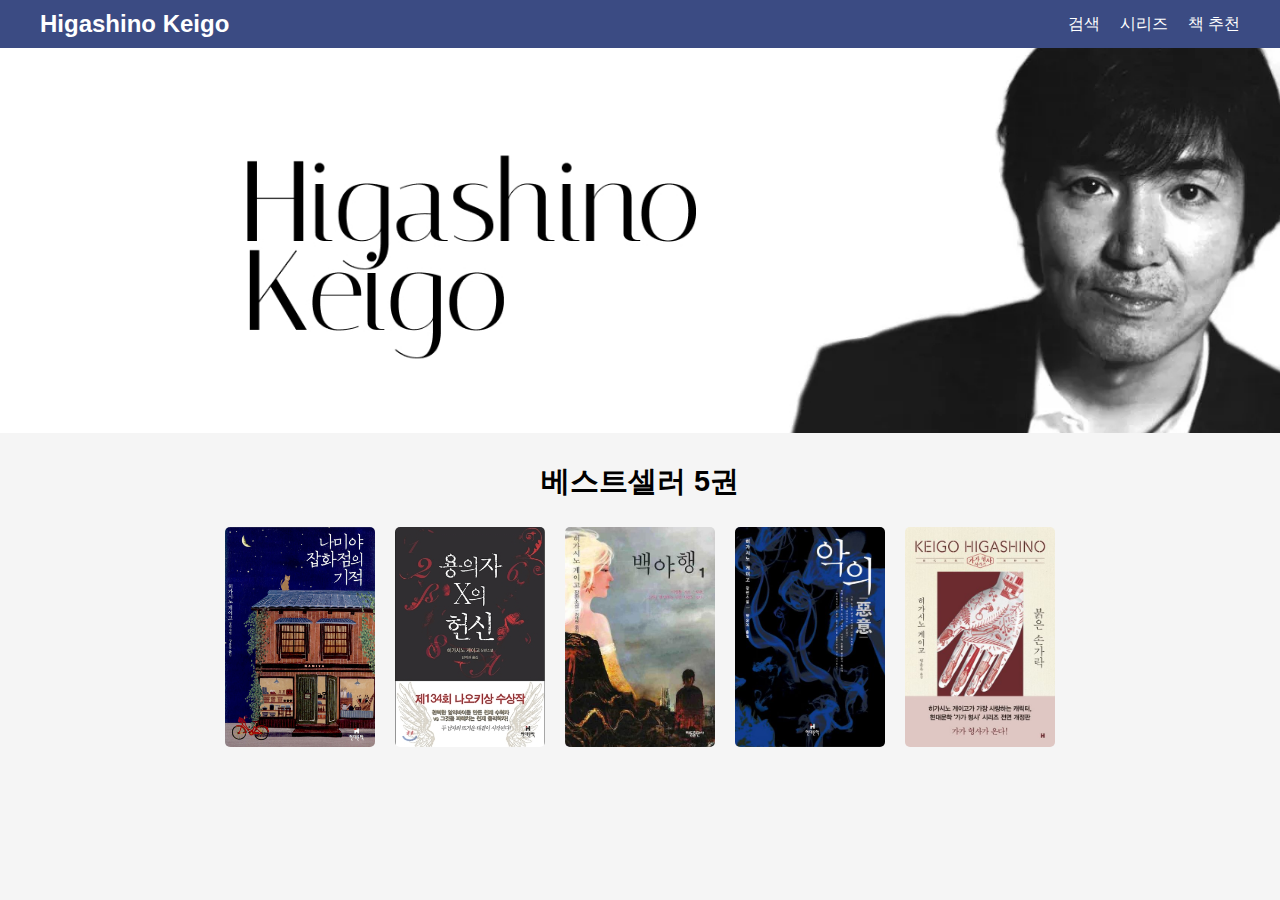
<file: index.html>
<!DOCTYPE html>
<html lang="ko">
<head>
    <meta charset="UTF-8">
    <meta name="viewport" content="width=device-width, initial-scale=1.0">
    <title>Higashino Keigo</title>
    <link rel="stylesheet" href="style.css">
    <link rel="stylesheet" href="reset.css">
</head>
<body>
    <header>
        <nav class="nav container">
            <a href="main.html"><h1 class="nav-logo">Higashino Keigo</h1></a>
            <ul class="nav-list">
                <li class="nav-item"><a href="books.html" class="nav-link">검색</a></li>
                <li class="nav-item"><a href="series.html" class="nav-link">시리즈</a></li>
                <li class="nav-item"><a href="random.html" class="nav-link">책 추천</a></li>
            </ul>
        </nav>
    </header>

    <!-- Main Content -->
    <main>
        <section class="intro">
            <img src="/img/mainimg.jpg" alt="" class="intro-content">
        </section>

        <!-- 베스트셀러 섹션 -->
        <section class="best-sellers">
            <h2 class="section-title">베스트셀러 5권</h2>
            <div class="slider-container">
                <!-- <img src="/img/left.png" alt="left" class="next-button left-button"> -->
                <div class="slider-wrapper">
                    <div class="slider">
                        <div class="book">
                            <img src="/img/namiya.jpeg" alt="책 1">
                        </div>
                        <div class="book">
                            <img src="/img/x.jpg" alt="책 2">
                        </div>
                        <div class="book">
                            <img src="/img/backyahang.jpg" alt="책 3">
                        </div>
                        <div class="book">
                            <img src="/img/malice.jpg" alt="책 4">
                        </div>
                        <div class="book">
                            <img src="/img/redfinger.jpg" alt="책 5">
                        </div>
                    </div>
                </div>
                <!-- <img src="/img/right.png" alt="right" class="next-button right-button"> -->
            </div>
        </section>
        <!-- <h2 class="section-title">명대사</h2>
        <section class="famous-lines">
            <div>
                <article class="famous-line">
                    <p class="talk">ddddddd</p>
                    <p class="book-name">dd</p>
                </article>
            </div>
            <div>
                <article class="famous-line">
                    <p class="talk">dddddddddddddddddddddddddddddddddddddddddddddddddddddddddddddddddddddddddddddddddddddddddddddddd</p>
                    <p class="book-name">dd</p>
                </article>
            </div>
            <div>
                <article class="famous-line">
                    <p class="talk">dddddddddddddddddd</p>
                    <p class="book-name">dd</p>
                </article>
            </div>
            <div>
                <article class="famous-line">
                    <p class="talk">dddddddddddddddddddddddddddddddddddddd</p>
                    <p class="book-name">dd</p>
                </article>
            </div>
            <div>
                <article class="famous-line">
                    <p class="talk">dddddddddddddddddddddddddddddddddddddddddddddddddddddddddddddddddd</p>
                    <p class="book-name">dd</p>
                </article>
            </div>
            <div>
                <article class="famous-line">
                    <p class="talk">ddddddddddddddddddddddddddddddd</p>
                    <p class="book-name">dd</p>
                </article>
            </div>
            <div>
                <article class="famous-line">
                    <p class="talk">ddddddd</p>
                    <p class="book-name">dd</p>
                </article>
            </div>
        </section> -->

    </main>

   

    <script src="script.js"></script>
</body>
</html>
</file>
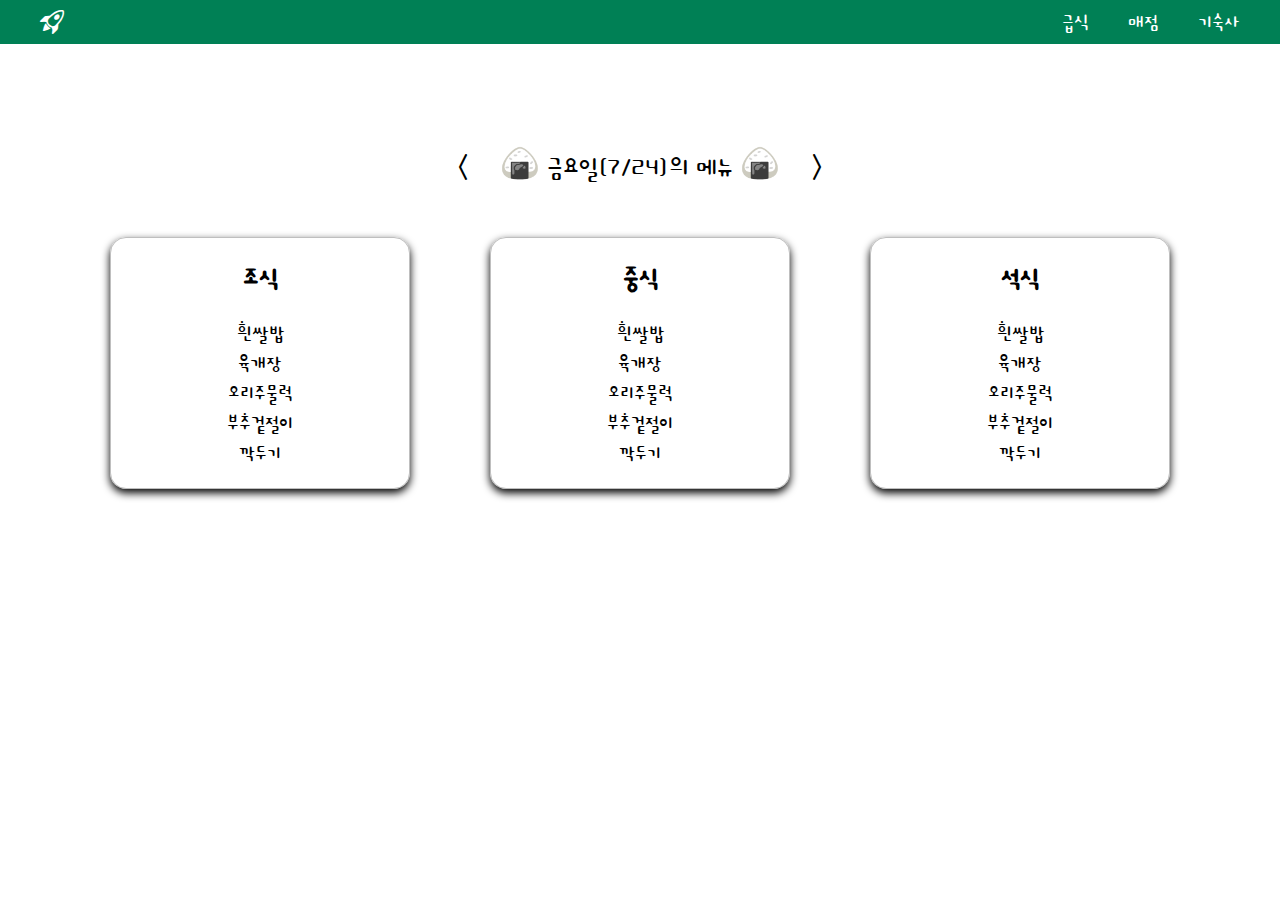
<file: 240513_nav/index.html>
<!DOCTYPE html>
<html lang="en">
<head>
    <meta charset="UTF-8">
    <meta name="viewport" content="width=device-width, initial-scale=1.0">
    <title>navbar</title>
    <link rel="stylesheet" href="https://cdn.jsdelivr.net/npm/bootstrap-icons@1.11.3/font/bootstrap-icons.min.css">
    <link rel="stylesheet" href="css/reset.css">
    <link rel="stylesheet" href="css/nav.css">
    <link rel="stylesheet" href="css/school-food.css">
</head>
<body>
    <header>
        <nav class="nav container">
            <!-- 로고 -->
            <a href="/" class="nav-logo"><i class="bi bi-rocket-takeoff"></i></a>

            <!-- 학교, 매점, 기숙사 -->
            <ul class="nav-list">
                <li class="nav-item"><a href="index.html" class="nav-link">급식</a></li>
                <li class="nav-item"><a href="school-market.html" class="nav-link">매점</a></li>
                <li class="nav-item"><a href="dormitory.html" class="nav-link">기숙사</a></li>
            </ul>

            <!-- 햄버거메뉴 or 닫기 버튼 -->
            <div class="nav-toggle" id="nav-toggle">
                <i class="bi bi-list"></i>
            </div>
        </nav>
    </header>
    <main id="school-food" class="container">
        <section class="button-container">
            <button class="btn prev-data" onclick="changeDate(-1)">
                <i class="bi bi-chevron-compact-left"></i>
            </button>
            <header class="school-food-title">🍙화요일의 메뉴🍙</header>
            <button class="btn next-data" onclick = "changeDate(1)">
                <i class="bi bi-chevron-compact-right"></i>
            </button>
        </section>
        <section class="menu-container">
            <article class="school-food-menu">
                <h2 class="title">조식</h2>
                <ul class="menu breakfast">
                    <li class="menu-food">흰쌀밥</li>
                    <li class="menu-food">육개장</li>
                    <li class="menu-food">오리주물럭</li>
                    <li class="menu-food">부추겉절이</li>
                    <li class="menu-food">깍두기</li>
                </ul>
            </article>
            <article class="school-food-menu">
                <h2 class="title">중식</h2>
                <ul class="menu lunch">
                    <li class="menu-food">흰쌀밥</li>
                    <li class="menu-food">육개장</li>
                    <li class="menu-food">오리주물럭</li>
                    <li class="menu-food">부추겉절이</li>
                    <li class="menu-food">깍두기</li>
                </ul>
            </article>
            <article class="school-food-menu">
                <h2 class="title">석식</h2>
                <ul class="menu dinner">
                    <li class="menu-food">흰쌀밥</li>
                    <li class="menu-food">육개장</li>
                    <li class="menu-food">오리주물럭</li>
                    <li class="menu-food">부추겉절이</li>
                    <li class="menu-food">깍두기</li>
                </ul>
            </article>
        </section>        
    </main>
    <script src="js/nav.js"></script>
    <script src="school-food.js"></script>
</body>
</html>
</file>
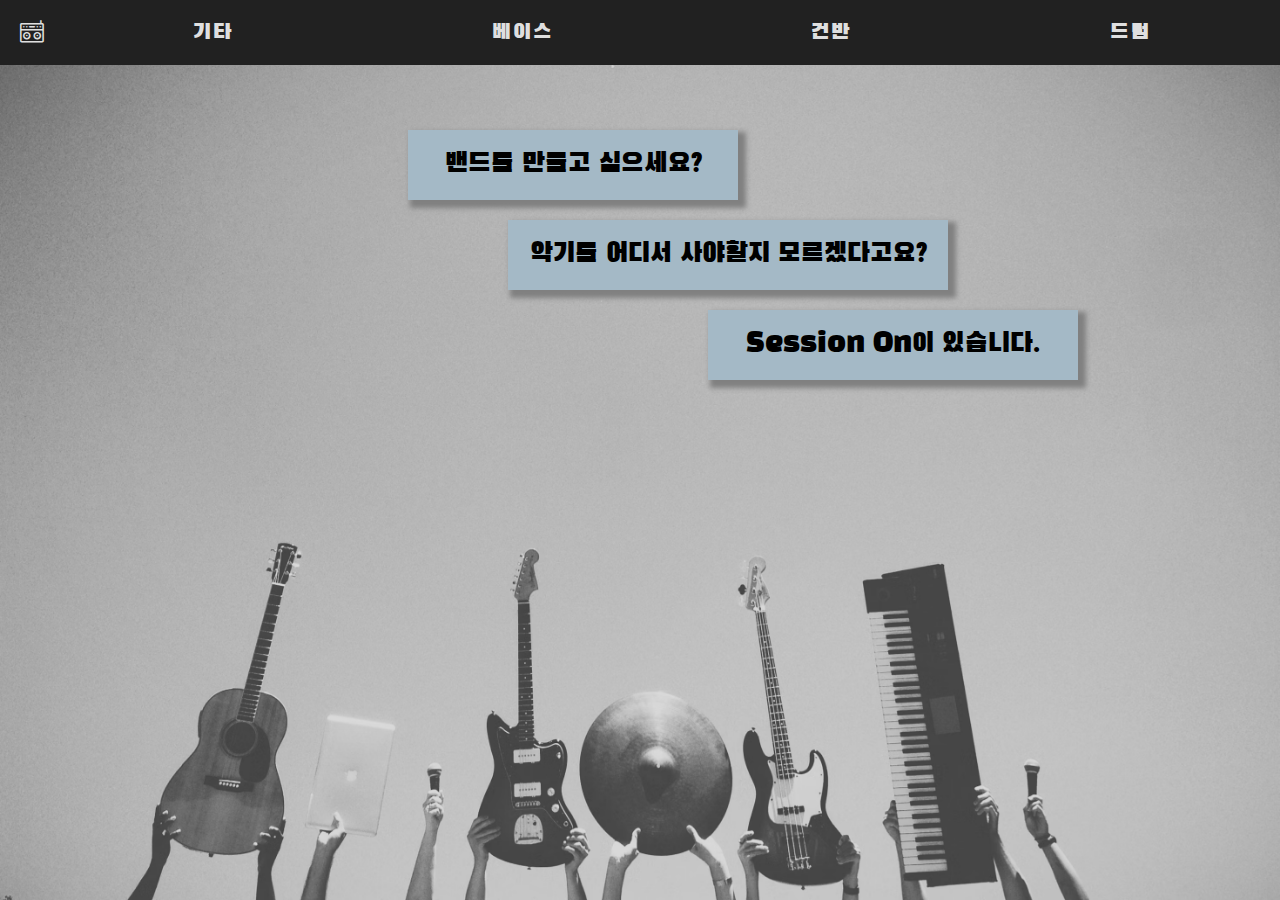
<file: wsm-project/index.html>
<!DOCTYPE html>
<html lang="en">

<head>
    <meta charset="UTF-8">
    <meta name="viewport" content="width=device-width, initial-scale=1.0">
    <title>Session On</title>
    <link rel="stylesheet" href="https://cdn.jsdelivr.net/npm/bootstrap-icons@1.11.3/font/bootstrap-icons.min.css">
    <link rel="stylesheet" href="css/nav.css">
    <link href="https://fonts.googleapis.com/css2?family=Black+Han+Sans&display=swap" rel="stylesheet">
    <link rel="icon" type="image/png" href="images/note.png">
</head>

<body>
    <header>
        <nav class="nav">
            <!-- 로고 -->
            <a href="index.html" class="nav-logo"><i class="bi bi-boombox"></i></a>
            <!-- 기타, 베이스, 건반, 드럼 -->
            <ul class="nav-list">
                <li class="nav-item"><a href="guitar.html" class="nav-link">기타</a></li>
                <li class="nav-item"><a href="bass.html" class="nav-link" target="_blank">베이스</a></li>
                <li class="nav-item"><a href="keyboard.html" class="nav-link" target="_blank">건반</a></li>
                <li class="nav-item"><a href="drum.html" class="nav-link" target="_blank">드럼</a></li>
            </ul>
            <!-- 닫기 버튼 -->
            <div class="nav-toggle" id="nav-toggle">
                <i class="bi bi-music-note-list"></i>
            </div>
        </nav>
    </header>
    <img src="images/background-band.jpg" class="background-image1">
    <p class="main-q1">밴드를 만들고 싶으세요?</p>
    <p class="main-q2">악기를 어디서 사야할지 모르겠다고요?</p>
    <p class="main-q3">Session On이 있습니다.</p>

    <!-- <div class="mid-title">&lt;Session On&gt;<div> -->
    <!-- <img src="/wsm-project/images/background-band2.jpg" class="background-image2"> -->

    <script src="js/all.js"></script>
</body>
</html>
</file>
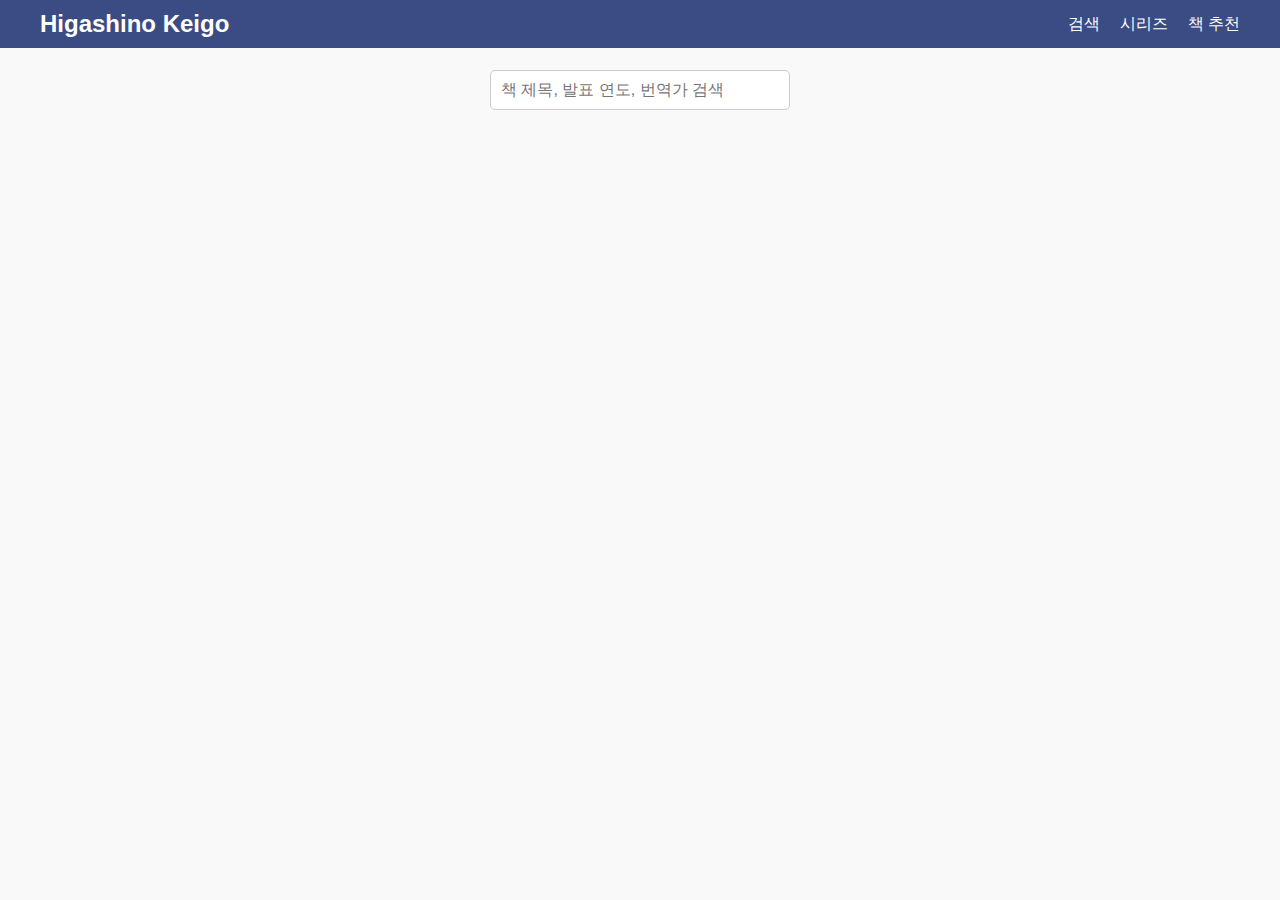
<file: books.html>
<!DOCTYPE html>
<html lang="ko">
<head>
    <meta charset="UTF-8">
    <meta name="viewport" content="width=device-width, initial-scale=1.0">
    <title>Higashino Keigo</title>
    <link rel="stylesheet" href="books.css">
    <link rel="stylesheet" href="reset.css">
</head>
<body>
    <!-- Header -->
    <header>
        <nav class="nav container">
            <a href="main.html"><h1 class="nav-logo">Higashino Keigo</h1></a>
            <ul class="nav-list">
                <li class="nav-item"><a href="books.html" class="nav-link">검색</a></li>
                <li class="nav-item"><a href="series.html" class="nav-link">시리즈</a></li>
                <li class="nav-item"><a href="#" class="nav-link">책 추천</a></li>
            </ul>
        </nav>
    </header>

    <!-- 검색 바 -->
    <div class="search-container">
        <input type="text" id="searchInput" placeholder="책 제목, 발표 연도, 번역가 검색" />
    </div>
    <div class="book-images-container" id="bookImagesContainer">
        <!-- 책 이미지들이 여기에 표시됩니다 -->
    </div>
    

    <!-- Main Content -->
    <main>
        <section class="intro">
            <div class="intro-content">
                <div class="intro-image">
                    <!-- 검색된 책 이미지가 여기에 표시됩니다 -->
                    <div id="bookImageContainer" class="book-container"></div>
                </div>
            </div>
        </section>
    </main>

    <script src="books.js"></script>
</body>
</html>
</file>
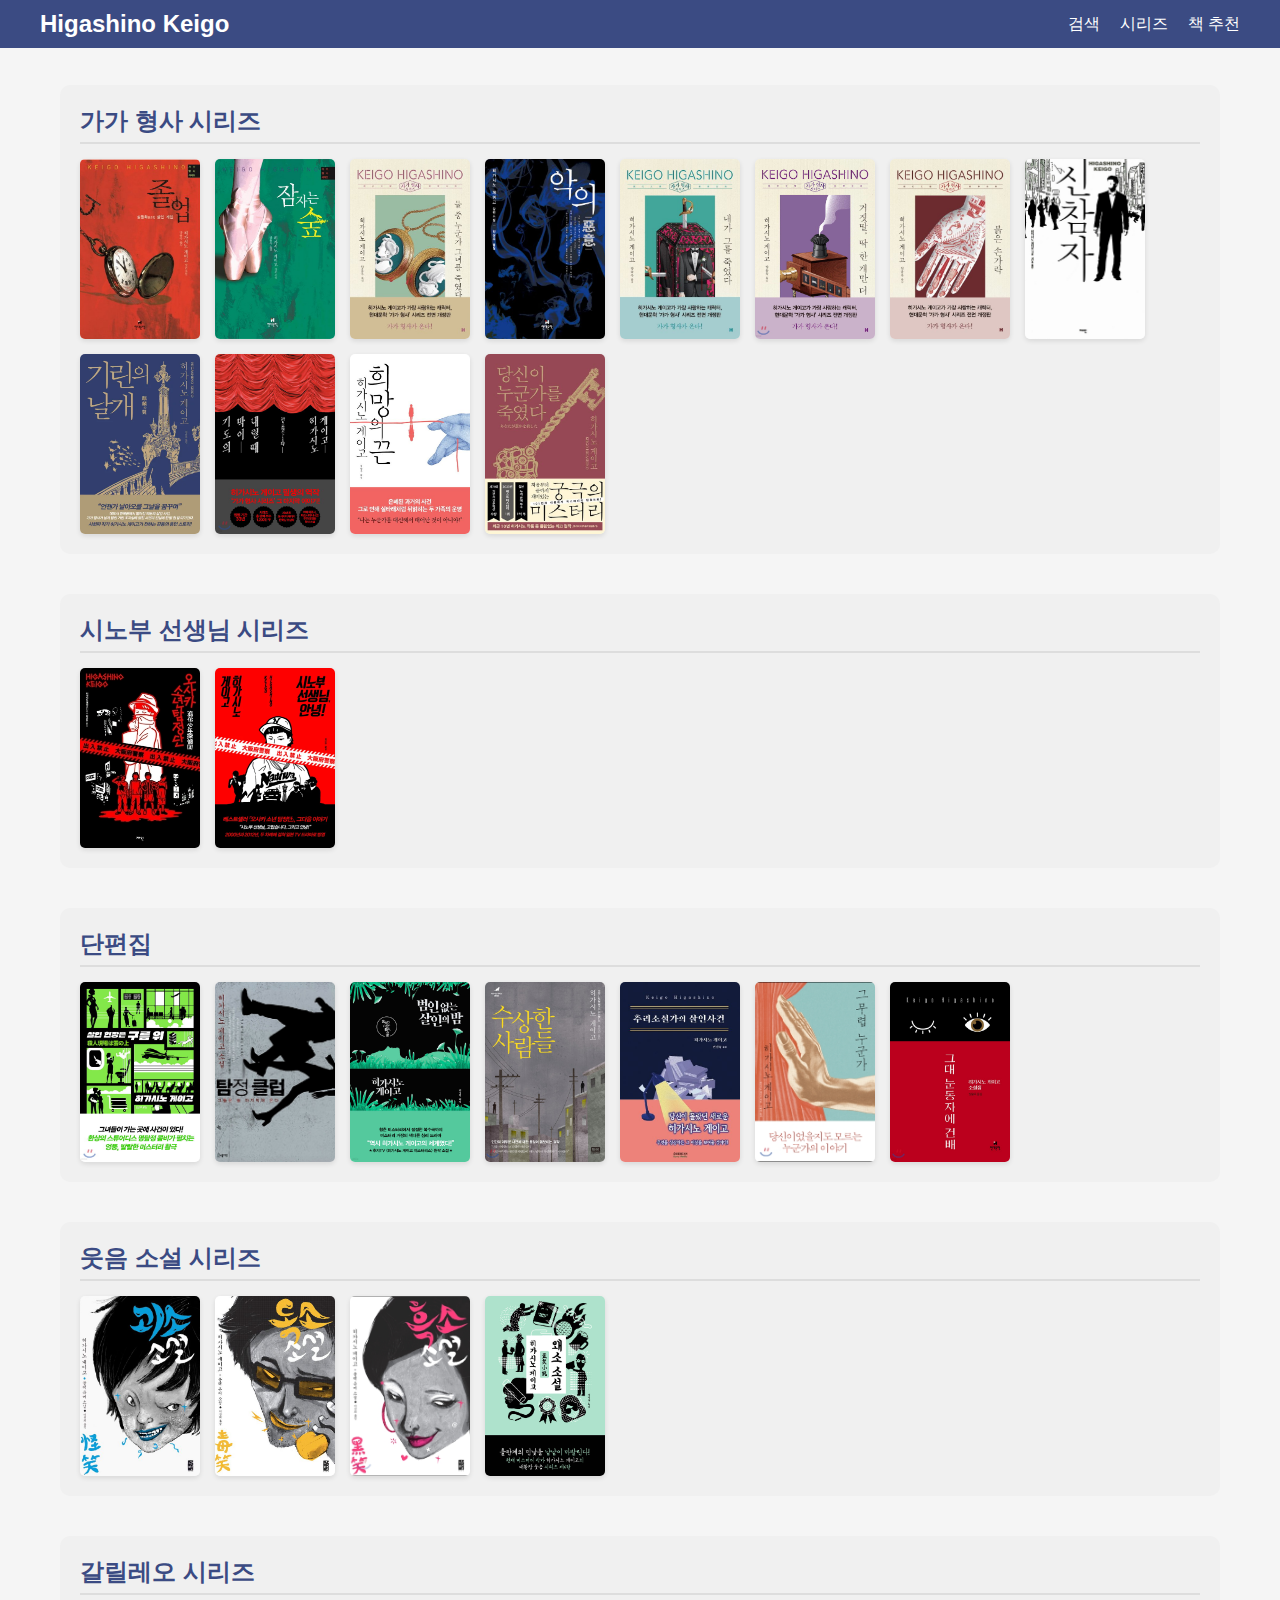
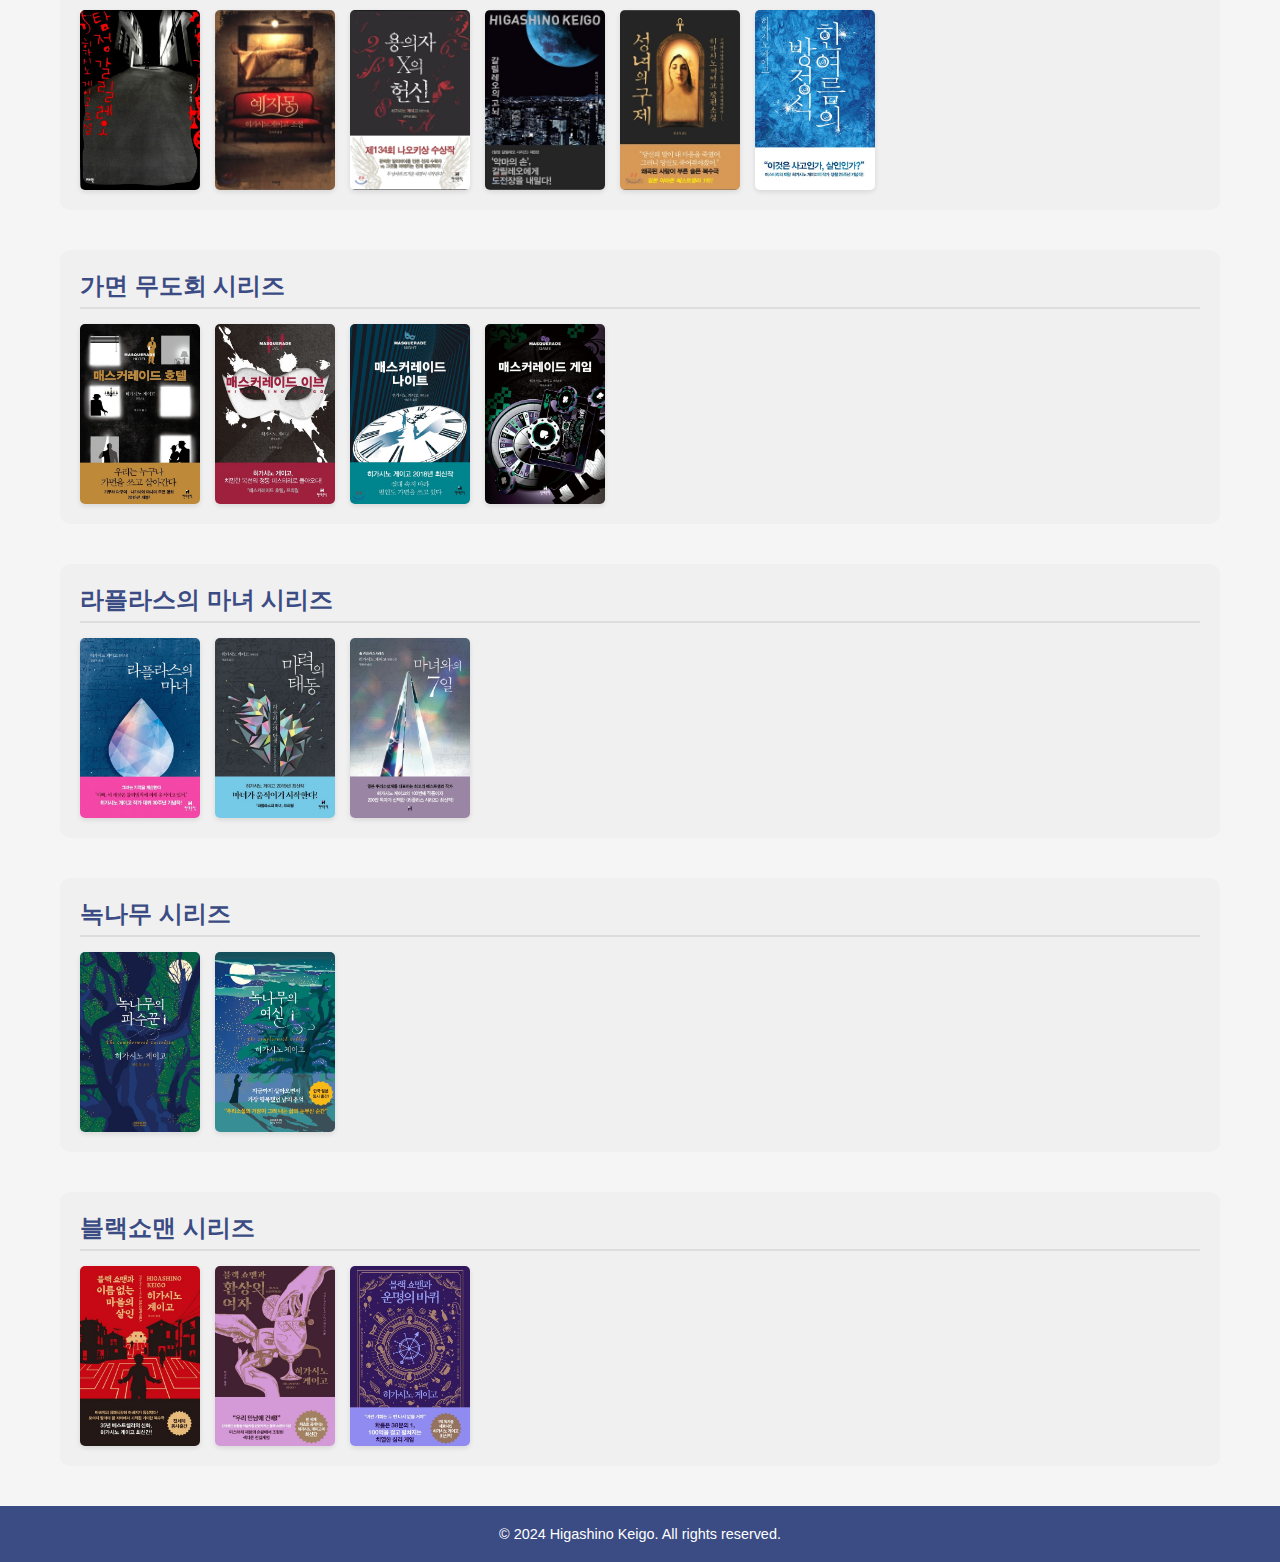
<file: series.html>
<!DOCTYPE html>
<html lang="en">
<head>
    <meta charset="UTF-8">
    <meta name="viewport" content="width=device-width, initial-scale=1.0">
    <title>Book Series</title>
    <link rel="stylesheet" href="series.css">
    <link rel="stylesheet" href="reset.css">
    <link rel="stylesheet" href="style.css">
</head>
<body>
    <header>
        <nav class="nav container">
            <a href="main.html"><h1 class="nav-logo">Higashino Keigo</h1></a>
            <ul class="nav-list">
                <li class="nav-item"><a href="books.html" class="nav-link">검색</a></li>
                <li class="nav-item"><a href="series.html" class="nav-link">시리즈</a></li>
                <li class="nav-item"><a href="random.html" class="nav-link">책 추천</a></li>
            </ul>
        </nav>
    </header>
    <main>
        <!-- 가가 형사 시리즈 -->
        <section class="series top-series">
            <h2>가가 형사 시리즈</h2>
            <div class="book-list">
                <!-- 12개의 이미지 자리 -->
                <img src="/img/graduate.jpg" alt="가가 형사 시리즈 1">
                <img src="/img/sleepingforest.jpg" alt="가가 형사 시리즈 2">
                <img src="/img/oneoftwokilledher.jpg" alt="가가 형사 시리즈 3">
                <img src="/img/malice.jpg" alt="가가 형사 시리즈 4">
                <img src="/img/ikilledhim.jpg" alt="가가 형사 시리즈 5">
                <img src="/img/onemorelie.jpeg" alt="가가 형사 시리즈 6">
                <img src="/img/redfinger.jpg" alt="가가 형사 시리즈 7">
                <img src="/img/newcomer.jpg" alt="가가 형사 시리즈 8">
                <img src="/img/giraff.webp" alt="가가 형사 시리즈 9">
                <img src="/img/mack.jpeg" alt="가가 형사 시리즈 10">
                <img src="/img/hope.jpg" alt="가가 형사 시리즈 11">
                <img src="/img/youkilledsomeone.jpg" alt="가가 형사 시리즈 12">
            </div>
        </section>

        <!-- 시노부 선생님 시리즈 -->
        <section class="series">
            <h2>시노부 선생님 시리즈</h2>
            <div class="book-list">
                <!-- 2개의 이미지 자리 -->
                <img src="/img/osaka.jpg" alt="시노부 선생님 시리즈 1">
                <img src="/img/shinobuhi.webp" alt="시노부 선생님 시리즈 2">
            </div>
        </section>

        <!-- 단편집 -->
        <section class="series">
            <h2>단편집</h2>
            <div class="book-list">
                <!-- 7개의 이미지 자리 -->
                <img src="/img/abovecloud.jpeg" alt="단편집 1">
                <img src="/img/detectiveclub.jpg" alt="단편집 2">
                <img src="/img/nomurdernight.jpeg" alt="단편집 3">
                <img src="/img/strangepeople.jpeg" alt="단편집 4">
                <img src="/img/novelmurder.jpg" alt="단편집 5">
                <img src="/img/someone.jpg" alt="단편집 6">
                <img src="/img/cheers.jpeg" alt="단편집 7">
            </div>
        </section>

        <!-- 웃음 소설 시리즈 -->
        <section class="series">
            <h2>웃음 소설 시리즈</h2>
            <div class="book-list">
                <!-- 4개의 이미지 자리 -->
                <img src="/img/monster1.jpg" alt="웃음 소설 시리즈 1">
                <img src="/img/monster2.jpg" alt="웃음 소설 시리즈 2">
                <img src="/img/monster3.jpg" alt="웃음 소설 시리즈 3">
                <img src="/img/monster4.jpeg" alt="웃음 소설 시리즈 4">
            </div>
        </section>

        <!-- 갈릴레오 시리즈 -->
        <section class="series">
            <h2>갈릴레오 시리즈</h2>
            <div class="book-list">
                <!-- 6개의 이미지 자리 -->
                <img src="/img/gallilleo.jpg" alt="갈릴레오 시리즈 1">
                <img src="/img/dream.jpeg" alt="갈릴레오 시리즈 2">
                <img src="/img/x.jpg" alt="갈릴레오 시리즈 3">
                <img src="/img/gonue.jpeg" alt="갈릴레오 시리즈 4">
                <img src="/img/guje.jpeg" alt="갈릴레오 시리즈 5">
                <img src="/img/summer.jpg" alt="갈릴레오 시리즈 6">
            </div>
        </section>

        <!-- 가면 무도회 시리즈 -->
        <section class="series">
            <h2>가면 무도회 시리즈</h2>
            <div class="book-list">
                <!-- 4개의 이미지 자리 -->
                <img src="/img/hotel1.jpg" alt="가면 무도회 시리즈 1">
                <img src="/img/hotel2.jpg" alt="가면 무도회 시리즈 2">
                <img src="/img/hotel3.jpeg" alt="가면 무도회 시리즈 3">
                <img src="/img/hotel4.jpg" alt="가면 무도회 시리즈 4">
            </div>
        </section>

        <!-- 라플라스의 마녀 시리즈 -->
        <section class="series">
            <h2>라플라스의 마녀 시리즈</h2>
            <div class="book-list">
                <!-- 3개의 이미지 자리 -->
                <img src="/img/witch.jpg" alt="라플라스의 마녀 시리즈 1">
                <img src="/img/power.jpg" alt="라플라스의 마녀 시리즈 2">
                <img src="/img/sevendays.jpg" alt="라플라스의 마녀 시리즈 3">
            </div>
        </section>

        <!-- 녹나무 시리즈 -->
        <section class="series">
            <h2>녹나무 시리즈</h2>
            <div class="book-list">
                <!-- 2개의 이미지 자리 -->
                <img src="/img/tree.jpg" alt="녹나무 시리즈 1">
                <img src="/img/treegodness.jpg" alt="녹나무 시리즈 2">
            </div>
        </section>

        <!-- 블랙쇼맨 시리즈 -->
        <section class="series">
            <h2>블랙쇼맨 시리즈</h2>
            <div class="book-list">
                <!-- 3개의 이미지 자리 -->
                <img src="/img/noname.jpg" alt="블랙쇼맨 시리즈 1">
                <img src="/img/wonderfulwoman.jpg" alt="블랙쇼맨 시리즈 2">
                <img src="/img/destinywheel.jpg" alt="블랙쇼맨 시리즈 3">
            </div>
        </section>
    </main>

    <footer>
        <p>© 2024 Higashino Keigo. All rights reserved.</p>
    </footer>
</body>
</html>
</file>
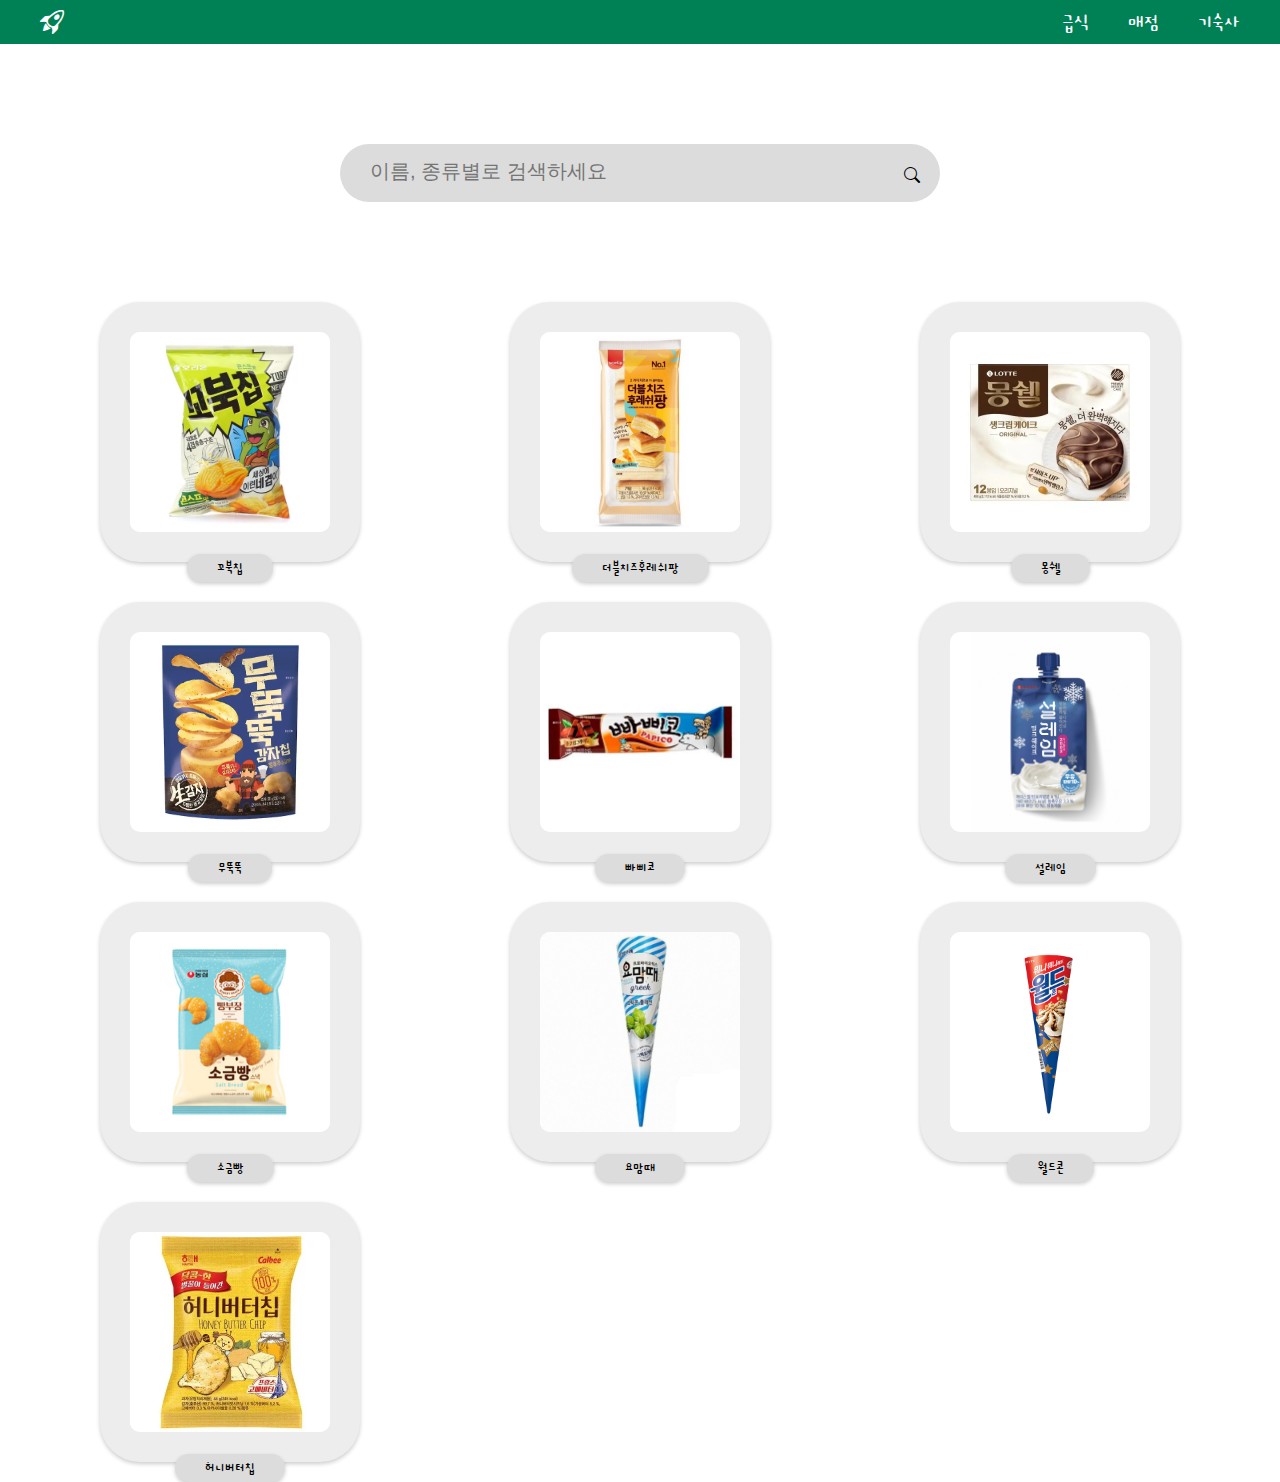
<file: 240513_nav/school-market.html>
<!DOCTYPE html>
<html lang="en">
<head>
    <meta charset="UTF-8">
    <meta name="viewport" content="width=device-width, initial-scale=1.0">
    <title>navbar</title>
    <link rel="stylesheet" href="https://cdn.jsdelivr.net/npm/bootstrap-icons@1.11.3/font/bootstrap-icons.min.css">
    <link rel="stylesheet" href="css/reset.css">
    <link rel="stylesheet" href="css/nav.css">
    <link rel="stylesheet" href="css/school-market.css">
    <link rel="icon" type="image/png" href="images/favicon.png">
</head>
<body>
    <header>
        <nav class="nav container">
            <!-- 로고 -->
            <a href="/" class="nav-logo"><i class="bi bi-rocket-takeoff"></i></a>

            <!-- 학교, 매점, 기숙사 -->
            <ul class="nav-list">
                <li class="nav-item"><a href="index.html" class="nav-link">급식</a></li>
                <li class="nav-item"><a href="school-market.html" class="nav-link">매점</a></li>
                <li class="nav-item"><a href="dormitory.html" class="nav-link">기숙사</a></li>
            </ul>

            <!-- 햄버거메뉴 or 닫기 버튼 -->
            <div class="nav-toggle" id="nav-toggle">
                <i class="bi bi-list"></i>
            </div>
        </nav>
    </header>
    <main id="school-market" class="container">
       <section class="search-container">
            <input type="text" name="query" id="search-bar" oninput="searchData(this.value)" placeholder="이름, 종류별로 검색하세요">
            <i class="bi bi-search"></i>
       </section>
       <section class="product-container">
           <article class="product-item">
               <img src="images/요맘때.jpg" alt="">
               <div class="name">요맘때</div>
           </article>
           <article class="product-item">
               <img src="images/무뚝뚝.webp" alt="">
               <div class="name">무뚝뚝</div>
           </article>
           <article class="product-item">
               <img src="images/몽쉘.webp" alt="">
               <div class="name">몽쉘</div>
           </article>
           <article class="product-item">
               <img src="images/더블치즈후레쉬팡.png" alt="">
               <div class="name">더블치즈후레쉬팡</div>
           </article>
       </section>
    </main>
    <script src="js/nav.js"></script>
    <script src="js/school-market.js"></script>
</body>
</html>
</file>
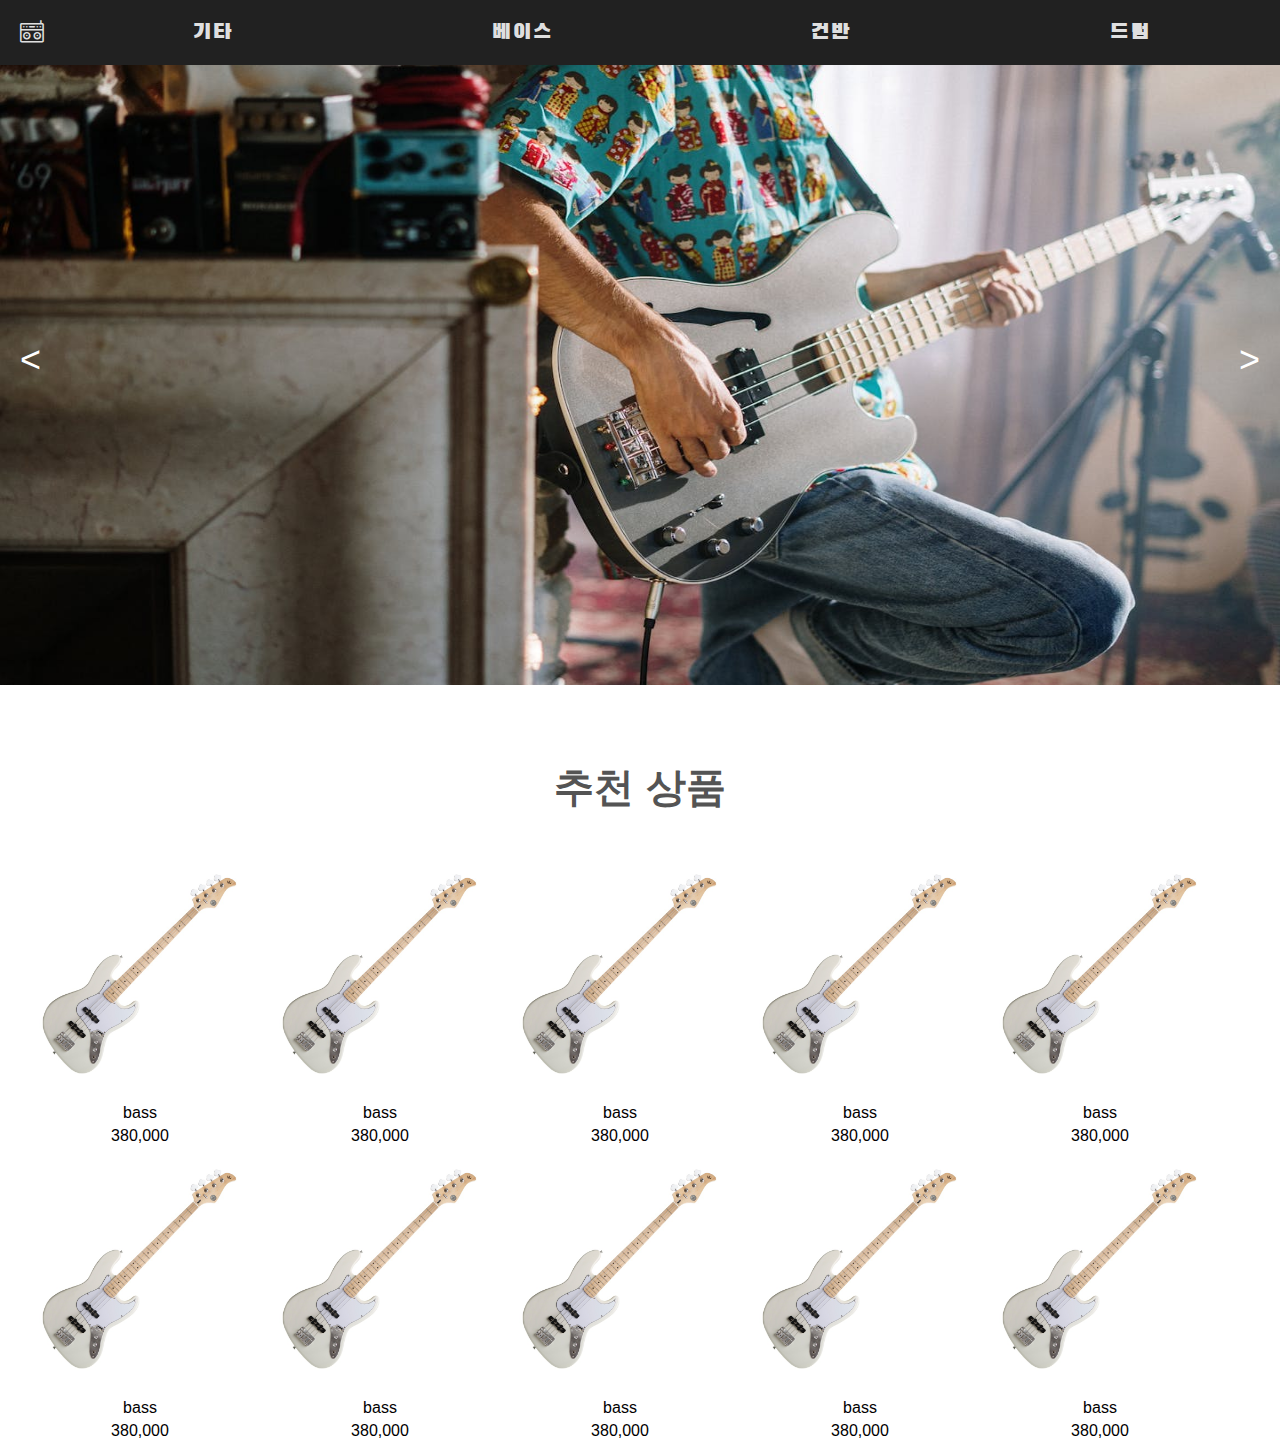
<file: wsm-project/bass.html>
<!DOCTYPE html>
<html lang="en">

<head>
    <meta charset="UTF-8">
    <meta name="viewport" content="width=device-width, initial-scale=1.0">
    <title>Bass</title>
    <link rel="stylesheet" href="https://cdn.jsdelivr.net/npm/bootstrap-icons@1.11.3/font/bootstrap-icons.min.css">
    <link rel="stylesheet" href="css/all.css">
    <link rel="stylesheet" href="css/nav.css">
    <link href="https://fonts.googleapis.com/css2?family=Black+Han+Sans&display=swap" rel="stylesheet">
    <link rel="icon" type="image/png" href="images/bassicon.png">
</head>

<body>
    <header>
        <nav class="nav">
            <!-- 로고 -->
            <a href="index.html" class="nav-logo"><i class="bi bi-boombox"></i></a>

            <!-- 기타, 베이스, 건반, 드럼 -->
            <ul class="nav-list">
                <li class="nav-item"><a href="guitar.html" class="nav-link">기타</a></li>
                <li class="nav-item"><a href="bass.html" class="nav-link">베이스</a></li>
                <li class="nav-item"><a href="keyboard.html" class="nav-link">건반</a></li>
                <li class="nav-item"><a href="drum.html" class="nav-link">드럼</a></li>
            </ul>
            <div class="nav-toggle" id="nav-toggle">
                <i class="bi bi-music-note-list"></i>
            </div>
        </nav>
    </header>
    <!-- 슬라이더 -->
    <div class="menu-container">
        <div class="menu-item" style="left: 0;">
            <img src="images/bass1.jpg" alt="Example Image" class="responsive-width">
        </div>
        <div class="menu-item" style="left: 100%;">
            <img src="images/bass2.jpg" alt="Example Image" class="responsive-width">
        </div>
        <div class="menu-item" style="left: 200%;">
            <img src="images/bass3.jpg" alt="Example Image" class="responsive-width">
        </div>
        <div class="menu-item" style="left: 300%;">
            <img src="images/bass4.jpg" alt="Example Image" class="responsive-width">
        </div>
        <div class="menu-item" style="left: 400%;">
            <img src="images/bass5.jpg" alt="Example Image" class="responsive-width">
        </div>
        <div class="menu-nav prev">&lt;</div>
        <div class="menu-nav next">&gt;</div>
    </div>

    <h1 class="recommendation">추천 상품</h1>
    <div class="products">

        <a href="#" class="product-image">
            <img src="images/basspro1.jpg">
            <p>bass</p>
            <p class="price">380,000</p>
        </a>
        <a href="#" class="product-image">
            <img src="images/basspro1.jpg">
            <p>bass</p>
            <p class="price">380,000</p>
        </a>
        <a href="#" class="product-image">
            <img src="images/basspro1.jpg">
            <p>bass</p>
            <p class="price">380,000</p>
        </a>
        <a href="#" class="product-image">
            <img src="images/basspro1.jpg">
            <p>bass</p>
            <p class="price">380,000</p>
        </a>
        <a href="#" class="product-image">
            <img src="images/basspro1.jpg">
            <p>bass</p>
            <p class="price">380,000</p>
        </a>
        <a href="#" class="product-image">
            <img src="images/basspro1.jpg">
            <p>bass</p>
            <p class="price">380,000</p>
        </a>
        <a href="#" class="product-image">
            <img src="images/basspro1.jpg">
            <p>bass</p>
            <p class="price">380,000</p>
        </a>
        <a href="#" class="product-image">
            <img src="images/basspro1.jpg">
            <p>bass</p>
            <p class="price">380,000</p>
        </a>
        <a href="#" class="product-image">
            <img src="images/basspro1.jpg">
            <p>bass</p>
            <p class="price">380,000</p>
        </a>
        <a href="#" class="product-image">
            <img src="images/basspro1.jpg">
            <p>bass</p>
            <p class="price">380,000</p>
        </a>

        <div class="clearfix"></div>
    </div>

    <script src="js/all.js"></script>
</body>

</html>
</file>
<file: style.css>
/* 기본 스타일 */
body {
    margin: 0;
    font-family: 'Arial', sans-serif;
    background-color: #f5f5f5;
}

/* 네비게이션 바 */
header {
    background-color: #3b4b83; /* 상단 네비게이션 색상 */
    position: fixed;
    width: 100%;
    top: 0;
    z-index: 1000;
}

.nav.container {
    display: flex;
    justify-content: space-between;
    align-items: center;
    padding: 10px 40px;
}

.nav-logo {
    color: white;
    font-size: 1.5rem;
    font-weight: bold;
}

.nav-list {
    list-style: none;
    display: flex;
    gap: 20px;
}

.nav-item .nav-link {
    text-decoration: none;
    color: white;
    font-size: 1rem;
    transition: color 0.3s;
}

.nav-item .nav-link:hover {
    color: #ffda79;
}

/* 메인 콘텐츠 */
main {
    margin-top: 50px; /* 네비게이션 높이만큼 띄우기 */
}

.intro-content {
    width: 100%;
    height: auto;
    margin-top: -3px;
}

.intro-title {
    font-size: 2.5rem;
    font-weight: bold;
    margin-bottom: 20px;
}

/* 베스트셀러 섹션 */
.best-sellers {
    height: 350px;
    padding: 0px 0 20px 0;
    background-color: #f5f5f5;
}

.section-title {
    margin-top: 25px;
    text-align: center;
    font-size: 1.8rem;
    margin-bottom: 20px;
}

.slider-container {
    width: 100%;
    display: flex;
    align-items: center;
    justify-content: center;
    position: relative;
}

.next-button {
    display: none;
}

.slider-wrapper {   
    width: 80%; /* 슬라이더의 너비를 80%로 설정 */
    display: flex;
    justify-content: center;
}

.slider {
    padding-top: 5px;
    display: flex;
    transition: transform 0.3s ease; /* 슬라이더 이동 시 부드럽게 전환 */
}

.book img {
    width: 150px;
    height: 220px;
    object-fit: cover;
    border-radius: 5px;
    margin: 0 10px;
}

.famous-lines {
    background-color: #f5f5f5;
    display: flex;
    justify-content: center;
    flex-wrap: wrap;
    width: 100%;
    padding: 0 30px 60px;
}

.famous-lines > div {
    display: flex;
    align-items: center;
}

.famous-line {
    width: auto;
    height: auto;
    background-color: white;
    border-radius: 20px;
    margin: 20px;
    display: flex;
    flex-direction: column;
    align-items: center;
    justify-content: center;
    padding: 15px 30px;
}

.talk {
    max-width: 300px; 
    word-wrap: break-word; 
    overflow-wrap: break-word;
    text-align: center;
    margin-bottom: 10px;
}

@media screen and (max-width: 940px) {
    .slider {
        width: 100%;
        display: flex;
        overflow-x: scroll;
    }

    .next-button {
        display: flex;
        position: absolute;
        top: calc(50% - 15px);
        width: 12px;
        height: 19px;
    }

    .left-button {
        left: 4%;
    }

    .right-button {
        right: 4%;
    }

    .slider::-webkit-scrollbar {
        display: none;
    }

    .book img {
        max-width: 100%;  /* 최대 너비를 100%로 설정하여 화면에 맞게 줄어들게 함 */
        height: auto;     /* 세로 비율을 자동으로 조정 */
        margin: 0 10px;   /* 이미지 간격 유지 */
    }

    .famous-lines > div {
        width: 100%;  /* 컨테이너가 가로로 꽉 차도록 설정 */
        margin-bottom: 10px;
    }

    .famous-line {
        width: 100%;  /* 각 카드가 가로로 꽉 차게 설정 */
        height: auto; /* 세로 비율 유지 */
    }
}
</file>
<file: 240513_nav/css/nav.css>
@import url('https://fonts.googleapis.com/css2?family=Cute+Font&display=swap');

/* css Variables */
:root {
    /* color */
    --primary-color: hsl(160, 100%, 25%);   /*H : 컬러, S : 채도, L : 밝기*/
    --secondary-color: hsl(339, 77%, 59%);
    --third-color: hsl(160, 100%, 30%);
    --body-color: #fff;

    /* font */
    --body-font: "Cute Font", sans-serif;
    --h1-font-size: 2rem;   /*크롬 > 설정 > 글자 크기 : 중간(기본값)일 때, 대문자 M의 너비(16px) = 1rem*/
    --h2-font-size: 1.5rem;
    --h3-font-size: 1.25rem;
    --normal-font-size: 1rem;
    --small-font-sizel: 0.8rem;
    --smallerfont-size: 0.6rem;

    /* font weight */
    --font-thin: 200;
    --font-regular: 400;
    --font-bold: 700;

    /* z-index */
    --z-index: 100;

    /* nav */
    --nav-height: 44px;

}
/* nav */
body {
    background-color: var(--body-color);    /*#fff*/
    font-family: var(--body-font);
}
body>header {
    position: fixed;        /*스크롤해도 웹브라우저의 이 위치에 고정*/
    top: 0;
    right: 0;
    left: 0;
    z-index: 10;            /* positon 설정함녀 가려지는데 그거 방지 */
}
nav {
    height: var(--nav-height);
    background-color: var(--primary-color);
}
.nav.container {
    display: flex;                      /* 기본값 : 가로로 배치 */
    justify-content: space-between;     /* 메인축으로 양쪽 정렬 */
    align-items: center;                /* 교차축으로 가운데 정렬 */
    padding: 0 40px;
    color: #fff;
    font-size: var(--h2-font-size)

}
.nav-list {
    display: flex;
    align-items: center;
    column-gap: 40px;
    transition: 0.4s ease-in-out;
}
.nav-logo {
    color: #fff;
    margin-top: 6px;
}
.nav-link {
    color: #fff;
}
.nav-toggle {
    display: none;
}

/* mobile */
@media screen and (max-width : 600px) {
    .nav.container {
        padding: 0 20;          /*shrink left/right 좌우 여백 좀 줄이자*/
    }

    .nav-list {
        position: absolute;
        top: calc(var(--nav-height) - 144px);       /*calc(수치 연산자 수치); : 띄어쓰기 필수*/
        right: 0;
        left: 0;
        flex-direction: column; /* flex 방향 세로로 */
        background-color: hsl(200, 100%, 25%, 0.6);
        z-index: -1;                    /* nav 뒤로 보내자 */  
        backdrop-filter: blur(8px);   /* 뒷배경 뿌옇게 */
    }
    .nav-item {
        padding: 0.5rem 1rem;   /*위/아래, 왼/오른*/
        border-bottom: 2px solid white; /*링크의 밑줄*/
        text-align: center;
        width: 100%;        /*메뉴 아이템 너비를 넓히자 */
    }
    .nav-link {
        display: block;     /*넓어진 메뉴 아이템 너비 다 차지하자*/
    }
    .nav-toggle {
        display: block;     /* 햄버거 메뉴 보이자*/
    }
    
    .show-menu {
        top: var(--nav-height);
    }
}
</file>
<file: 240513_nav/css/school-food.css>
#school-food {
    flex-direction: column;
    display: flex;
    align-items: center;
    margin-top: calc(var(--nav-height) + 100px);  
}

.button-container {
    display: flex;  /* 레이아웃 규칙 설정 */
    align-items: flex-end;
    column-gap: 20px;
    font-size: var(--h1-font-size);
    margin-bottom: 50px;
}

.prev-data,
.next-data {
    font-size: var(--h1-font-size);
    background-color: transparent;  /* 화살표 배경색 투명 */
    border: none;
    cursor: pointer;
}

.menu-container {
    width: 100%;
    padding: 0 100px;
    display: flex;
    flex-wrap: wrap;
    justify-content: center;
    column-gap: 80px;
    row-gap: 40px;
}

.school-food-menu {
    max-width: 300px;
    padding: 20px;
    flex: 1 0 200px;
    /* 1 = grow, 0 = shrink, 200px = basis : 오직 양수만 0만 가능 */
    border: 1px solid rgba(0, 0, 0, .25);
    border-radius: 16px;
    box-shadow: 0 4px 8px 0 rgb(0, 0, 0.2);
}

.school-food-menu > .title {
    margin-bottom: 20px;
    font-size: var(--h1-font-size);
    text-align: center;
}

.school-food-menu > .menu {
    font-size: var(--h2-font-size);
    text-align: center;
}

@media screen and (max-width : 960px) {
    #school-food {
        margin-top: calc(var(--nav-height) + 40px);
    }   

    .school-food-menu {
        min-width: 100px;
    }

    .menu {
        display: flex;
        flex-wrap: wrap;
        justify-content: space-between;
        max-width: 300px;
        margin: auto;
    }

    .menu-food-menu:nth-child(odd) {    /*홀수번째 자식 요소를 왼쪽으로 정렬*/
        text-align: left;
    }

    .menu-food-menu:nth-child(even) {   /*짝수 번째 자식 요소를 오른쪽으로 정렬*/
        text-align: right;
    }

    .menu-food {
        width: 50%;
    }
}
</file>
<file: wsm-project/css/nav.css>
*::-webkit-scrollbar {
    width: 0; /* 스크롤바 숨기기 */
    height: 0; /* 스크롤바 숨기기 */
}

body {
    font-family: Arial, sans-serif;
    overflow-x: hidden; /* 가로 스크롤 숨기기 */
    overflow-y: auto; /* 세로 스크롤 허용 */
}

/* 배경 이미지1 */
.background-image1 {
    width: 100%;
    height: 100%;
    position: absolute;
    background-size: cover;
     /*이미지 크기 조정 */
    top: 0;
    left: 0;
    z-index: -1;
}
/* 배경 이미지2 */
.background-image2 {
    width: 100%;
    height: 100%;
}

/* 이미지 가운데 제목 */
.mid-title {
    width: 100%;
    height: 90px;
    background-color: gray;
    margin-top: 380px;
    text-align: center;
    display: flex;              /* Flexbox 사용 */
    justify-content: center;    /* 가로축 가운데 정렬*/
    align-items: center;        /* 세로축 가운데 정렬 */
    padding: 4px;
    font-family: "Black Han Sans", sans-serif;
    font-weight: 100;
    font-style: normal;   
    font-size: 70px;
    list-style: none; 

}
/* 상단에 회색 바 생성 */
.nav {
    display: flex;
    justify-content: space-between;
    align-items: center;
    padding: 10px 20px;
    background-color: #212121;
    width: 100%;
    height: 65px;
    box-sizing: border-box;
    position: fixed;
    top: 0;
    left: 0; 
    z-index: 10; /* z-index 추가 */
}

/* 로고 색, 크기변경 */
.nav-logo {
    font-size: 1.5em;
    color: #dfdfdf;
    text-decoration: none;
}

/* 상단 바 글자 정렬 */
.nav-list {
    font-size: 22px;
    font-weight: 100;
    list-style: none;   /*리스트 앞에 동그라미 없앰*/
    display: flex;
    justify-content: space-around;
    flex: 1;
    font-family: "Black Han Sans", sans-serif;
    font-style: normal;
    align-items: center;
    column-gap: 40px;   
}

/* 글자 색 (파랑 -> 검정) */
.nav-link {
    text-decoration: none;
    color: #dfdfdf;
    letter-spacing: 2px;
}

/* 햄버거 바 숨기기 */
.nav-toggle {
    display: none;
    cursor: pointer;
}

/* body 글 공통 부분 */
.main-q1, .main-q2, .main-q3 {
    font-size: 27px;
    font-family: "Black Han Sans", sans-serif;
    font-weight: 200;
    font-style: normal;   
    color: black;
    background-color: #a4b9c6;
    text-align: center;
    display: flex;                      
    align-items: center;                
    justify-content: center;            
    box-shadow: 5px 5px 5px 3px gray;
    
}

.main-q1 {
    margin: 130px 0px 0px 400px;
    width: 330px;
    height: 70px;
}
.main-q2 {
    margin: 20px 0px 0px 500px;
    width: 440px;
    height: 70px;
}
.main-q3 {
    margin: 20px 0px 0px 700px;
    width: 370px;
    height: 70px;
}

/* 화면 크기가 디바이스 크기일 때, 햄버거 바 나타냄 */
@media (max-width: 768px) {
    .nav-list {
        display: none;      
    }
    .nav-toggle {
        display: block;
        color: #dfdfdf;
    }
    .nav-list.show {
        display: flex;
        flex-direction: column;
        position: absolute;
        top: 33px;
        left: 0;
        width: 100%;
        background-color: #313131;
        padding: 0px 0px;
        z-index: 1;
        text-align: center;
    }
        
    .nav-item {
        width: 100%;
        padding: 0.5rem 1rem; /* 위/아래, 왼/오른 */
        border-bottom: 1px solid black;
    }
    .main-q1, .main-q2, .main-q3 {
        margin-left: 75px;
    }

}
</file>
<file: books.css>
/* 기존 스타일 */

/* 기본 스타일 */
body {
    margin: 0;
    font-family: 'Arial', sans-serif;
    background-color: #f9f9f9;
}

/* 검색바 스타일 */
.search-container {
    display: flex;
    justify-content: center;
    margin-top: 70px;
}

#searchInput {
    width: 300px;
    padding: 10px;
    font-size: 1rem;
    border: 1px solid #ccc;
    border-radius: 5px;
    outline: none;
}

#searchInput:focus {
    border-color: #3b4b83;
}

/* 책 이미지 스타일 */
#bookImage {
    width: 100%;
    max-width: 300px;
    margin-top: 20px;
    border-radius: 5px;
    display: none; /* 기본적으로 이미지를 숨김 */
}

/* Header */
header {
    background-color: #3b4b83;
    position: fixed;
    width: 100%;
    top: 0;
    z-index: 1000;
}

.nav.container {
    display: flex;
    justify-content: space-between;
    align-items: center;
    padding: 10px 40px;
}

.nav-logo {
    color: white;
    font-size: 1.5rem;
    font-weight: bold;
}

.nav-list {
    list-style: none;
    display: flex;
    gap: 20px;
}

.nav-item .nav-link {
    text-decoration: none;
    color: white;
    font-size: 1rem;
    transition: color 0.3s;
}

.nav-item .nav-link:hover {
    color: #ffda79;
}

/* 베스트셀러 섹션 */
.best-sellers {
    padding: 40px 0 20px 0;
    background-color: #f5f5f5;
}

.section-title {
    text-align: center;
    font-size: 1.8rem;
    margin-bottom: 20px;
}

.slider-container {
    display: flex;
    align-items: center;
    justify-content: center;
    gap: 20px;
}

.slider-wrapper {
    overflow: hidden;
    width: 80%;
}

.slider {
    display: flex;
    gap: 20px;
    justify-content: center;
}

/* 책 이미지 스타일 */
.book-image {
    width: 120px;  /* 이미지 가로 크기 */
    height: 180px; /* 이미지 세로 크기 */
    object-fit: cover; /* 비율 유지하며 크기 맞추기 */
    margin: 10px;   /* 이미지 간격 */
    border-radius: 5px; /* 이미지 모서리 둥글게 */
}

/* 버튼 스타일 */
.slider-btn {
    background-color: #3b4b83;
    color: white;
    border: none;
    padding: 10px 15px;
    cursor: pointer;
    font-size: 1.2rem;
    border-radius: 5px;
    transition: background-color 0.3s;

    /* 이미지와 버튼 간 간격 조정 */
    margin: 0 -130px;
}

.slider-btn:hover {
    background-color: #ffda79;
}

/* Footer */
footer {
    height: 75px;
    background-color: #3b4b83;
    color: white;
    text-align: center;
    padding: 15px 0;
}

.footer-content {
    display: flex;
    flex-direction: column;
    align-items: center;
}

.social-icons {
    margin-top: 10px;
    display: flex;
    gap: 10px;
}

.icon {
    background-color: white;
    color: #3b4b83;
    padding: 5px 10px;
    border-radius: 5px;
    font-size: 0.9rem;
    cursor: pointer;
}

.icon:hover {
    background-color: #ffda79;
    color: black;
}


#bookImagesContainer {
    display: flex;
    flex-wrap: wrap; /* 이미지들이 줄 바꿈을 할 수 있게 설정 */
    justify-content: center; /* 중앙 정렬 */
    gap: 20px; /* 이미지 간 간격 */
    padding: 20px; /* 컨테이너 내 여백 */
}

/* 책 이미지 스타일 */
.book-image {
    width: 120px;  /* 이미지 가로 크기 */
    height: 180px; /* 이미지 세로 크기 */
    object-fit: cover; /* 비율 유지하며 크기 맞추기 */
    margin: 10px;   /* 이미지 간격 */
    border-radius: 5px; /* 이미지 모서리 둥글게 */
}

/* 검색 결과가 없을 때 메시지 스타일 */
#bookImagesContainer p {
    text-align: center; /* 텍스트 가운데 정렬 */
    font-size: 16px; /* 필요시 폰트 크기 조정 */
    color: #555; /* 텍스트 색상 설정 */
    width: 100%; /* 전체 너비로 설정하여 가운데에 위치하게 함 */
}
</file>
<file: series.css>
/* 전체 페이지 기본 스타일 */
body {
    margin: 0;
    font-family: 'Arial', sans-serif;
    background-color: #f9f9f9;
    color: #333;
}

/* 헤더 스타일 */
header {
    background-color: #3b4b83;
    color: white;
    /* padding: 15px 0; */
    position: sticky;
    top: 0;
    z-index: 1000;
}

.header-container {
    display: flex;
    justify-content: space-between;
    align-items: center;
    max-width: 1200px;
    margin: 0 auto;
    padding: 0 20px;
}

header h1 {
    font-size: 1.8rem;
    font-weight: bold;
}

header nav ul {
    list-style: none;
    display: flex;
    gap: 20px;
    margin: 0;
    padding: 0;
}

header nav ul li a {
    text-decoration: none;
    color: white;
    font-size: 1rem;
    transition: color 0.3s;
}

header nav ul li a:hover {
    color: #ffda79;
}

/* 시리즈 섹션 스타일 */
main {
    max-width: 1200px;
    margin: 30px auto;
    padding: 0 20px;
}

.top-series {
    margin-top: 85px;
}

.series {
    margin-bottom: 40px;
    padding: 20px;
    background-color: #f0f0f0; /* 회색 배경 추가 */
    border-radius: 10px; /* 둥근 모서리 */
}

.series h2 {
    font-size: 1.5rem;
    margin-bottom: 15px;
    border-bottom: 2px solid #ddd;
    padding-bottom: 5px;
    color: #3b4b83;
}

.book-list {
    display: flex;
    flex-wrap: wrap;
    gap: 15px;
    justify-content: flex-start;
}

.book-list img {
    width: 120px;
    height: 180px;
    object-fit: cover;
    border-radius: 5px;
    box-shadow: 0 2px 5px rgba(0, 0, 0, 0.1);
    transition: transform 0.3s, box-shadow 0.3s;
}

.book-list img:hover {
    transform: scale(1.05);
    box-shadow: 0 4px 10px rgba(0, 0, 0, 0.2);
}

/* 푸터 스타일 */
footer {
    background-color: #3b4b83;
    color: white;
    text-align: center;
    padding: 20px 0;
}

footer p {
    margin: 0;
    font-size: 0.9rem;
}
</file>
<file: 240513_nav/css/school-market.css>
#school-market {
    margin-top: calc(var(--nav-height) + 100px);    /* nav에 가려져서 안보이는 문제 해결 */
    display: flex;
    flex-direction: column;                         /* search-container, product-container 수직 배치 */
    align-items: center;                            /* 교차축(수평) 가운데 정렬 */
    row-gap: 100px;
}
.search-container {
    font-size: var(--h2--font-size);
    background-color: #dcdcdc;
    padding: 10px 20px;
    border-radius: 40px;
    min-width: 400px;
    width: 90%;
    max-width: 600px;
    display: flex;
    align-items: center;
}
#search-bar {
    font-size: var(--h2--font-size);
    border: none;       /* 입력 창 외곽선 삭제 */
    background: none;
    outline: none;      /* focud 되었을 때 외곽선 삭제 */
    padding: 10px;
    flex-grow: 1;       /* 정해진 너비에 여유 공간이 있을 때 확장하자 (입력창 커짐) */   
}
.search-container > i {
    margin-top: 8px;        /* 돋보기 높이 조절 */
}
.product-container {
    border: none;
    padding: 0 100px;
    width: 100%;
    display: flex;
    flex-wrap: wrap;
    justify-content: space-between;
    gap: 40px;
}
.product-item {
    display: flex;
    flex-direction: column;
    align-items: center;
    background-color: #ededed;
    padding: 30px;
    border-radius: 40px;
    box-shadow: 0 2px 4px rgba(0, 0, 0, 0.2);
    position: relative;     /* 자손 절대 좌표의 기준 좌표가 얘로 변경 */
}
.product-item img {
    height: 200px;
    aspect-ratio: 16/16;     /* 앞 : 너비, 뒤 : 높이 */
    object-fit: contain;    /* 비율에 맞게 축소하고 마저미 여백; cover : 비울에 맞게 확대하고 자기가 짤림 */
    border-radius: 10px;
    background-color: white;    /* 작은 이미지의 무뚝뚝씨는 둥근 사각형이 안되었는데 배경색을 칭해서 커버침 */   
}
.product-item .name {   /* class product-item 아래 자손으로 class name */
    background-color: #dcdcdc;   
    padding: 4px 30px; 
    border-radius: 20px;    /* 높이 38.4니까 그거 1/2 정수로 */
    position: absolute; /* 위치 조정 */
    bottom: -20px;          /* 높이 38.4니까 그거 1/2 정수로 */
    box-shadow: 0 2px 4px rgba(0, 0, 0, 0.2);
    font-size: var(--h2--font-size);
}
::placeholder {
    font-size: var(--h3-font-size);     /* 설명은 조금 작게 */
}
@media screen and (max-width: 800px) {
    .product-container {
        justify-content: center;    /* 새로 한 줄 일때, 왼쪽으로 치우치는 것 가운데로 정렬 */
    }
}

@media screen and (max-width: 600px){
    #school-market {
        margin-top: calc(var(--nav-height) + 40px);
    }
    .search-container {
        font-size: var(--h3-font-size);
        padding: 4px 16px;
    }
    #search-bar {
        font-size: var(--h3-font-size);
    }
    .search-container i {
        font-size: var(--h3-font-size);
        margin-top: 4px;
    }
    .product-item {
        padding: 20px;
        border-radius: 30px;
    }
    .product-item img {
        height: 150px;
        aspect-ratio: 2/1;

    }
    .product-item .name {
        font-size: var(--h3-font-size);
        border-radius: 17px;
        bottom: -17px;
    }
}
</file>
<file: wsm-project/css/all.css>
/* 스크롤바 숨기기 */
*::-webkit-scrollbar {
    width: 0; /* 스크롤바 숨기기 */
    height: 0; /* 스크롤바 숨기기 */
}

/* 기본 설정 */
body {
    font-family: Arial, sans-serif;
    height: 100%; /* 전체 높이 설정 */
    margin: 0;
    padding: 0;
    overflow-x: hidden; /* 가로 스크롤 숨기기 */
    overflow-y: auto; /* 세로 스크롤 허용 */
} 
/* 추천상품 */
.recommendation {
    font-size: 40px;
    margin: 40px 0px;
}
/* 슬라이더 */
.menu-container {
   display: flex;
   align-items: center;
   height: 80vh;
   position: relative;
}
.menu-item {
    width: 100%;
    height: 100%;
    display: flex;
    justify-content: center;
    align-items: center;
    font-weight: bold;
    position: absolute;
    left: 0;
    transition: left 0.5s ease-in-out;
}
/* < > 화살표 기능 */
.menu-nav {
    position: absolute;
    top: 50%;
    transform: translateY(-50%);
    font-size: 36px;
    color: white;
    cursor: pointer;
    z-index: 1;
}

  .menu-nav.prev {
    left: 20px;
  }

  .menu-nav.next {
    right: 20px;
  }


/* 화면 크기가 디바이스 크기일 때, 햄버거 바 나타냄 */
@media (max-width: 768px) {
    .nav-list {
        display: none;      
    }
    .nav-toggle {
        display: block;
        color: #dfdfdf;
    }
    .nav-list.show {
        display: flex;
        flex-direction: column;
        position: absolute;
        top: 33px;
        left: 0;
        width: 100%;
        background-color: #313131;
        padding: 0px 0px;
        z-index: 1;
        text-align: center;
        backdrop-filter: blur(8px); /* 뒷배경 뿌옇게 */
    }
        
    .nav-item {
        width: 100%;
        height: 100%;
        padding: 0.5rem 1rem; /* 위/아래, 왼/오른 */
        border-bottom: 1px solid black;
    }
}

/* 슬라이더 사진크기 */
.responsive-width {
    width: 14400px; /* 부모 요소의 너비에 맞게 조정 */
    height: 650px; /* 비율을 유지하여 높이 조정 */
}
body h1{
    text-align: center;
    margin-top: 60px;
    margin-bottom: 60px;
    font-size: 24px;
    font-style: bold;
    color: #545454;
  }

.products {
    margin-left: auto;
    margin-right: auto;
    padding: 0;
    width: 1240px;
    text-align: center;
  }
  
  .products img{
    width: 220px;
    height: 220px;
    margin: 10px;
  }
  
  .products a{
    text-decoration: none;
    color: black;
    float: left;
    font-size: 16px;
  }
  
  .price{
    margin-top: 4px;
  }
  
  .clearfix{
    clear: both;
  }
  p {
    margin: 5px 0px;
  }


/* 반응형 스타일 */
@media (max-width: 1024px) {
    .products {
        width: 960px;
    }

    .products img {
        width: 200px;
        height: 200px;
    }
}
@media (max-width: 768px) {
    .nav-list {
        display: none;
    }

    .nav-toggle {
        display: block;
        color: #dfdfdf;
    }

    .nav-list.show {
        display: flex;
        flex-direction: column;
        position: absolute;
        top: 33px;
        left: 0;
        width: 100%;
        background-color: #313131;
        padding: 0px 0px;
        z-index: 1;
        text-align: center;
    }

    .nav-item {
        width: 100%;
        padding: 0.5rem 1rem;
        /* 위/아래, 왼/오른 */
        border-bottom: 1px solid black;
    }

    .products {
        width: 720px;
    }

    .products img {
        width: 150px;
        height: 150px;
    }
}

@media (max-width: 480px) {
    .products {
        width: 100%;
    }

    .products a {
        float: none;
        display: block;
        text-align: center;
        margin: 0 auto;
    }

    .products img {
        width: 100px;
        height: 100px;
        margin-right: 0;
    }
}

.product-image:hover {
    transform: scale(1.1);

}
</file>
